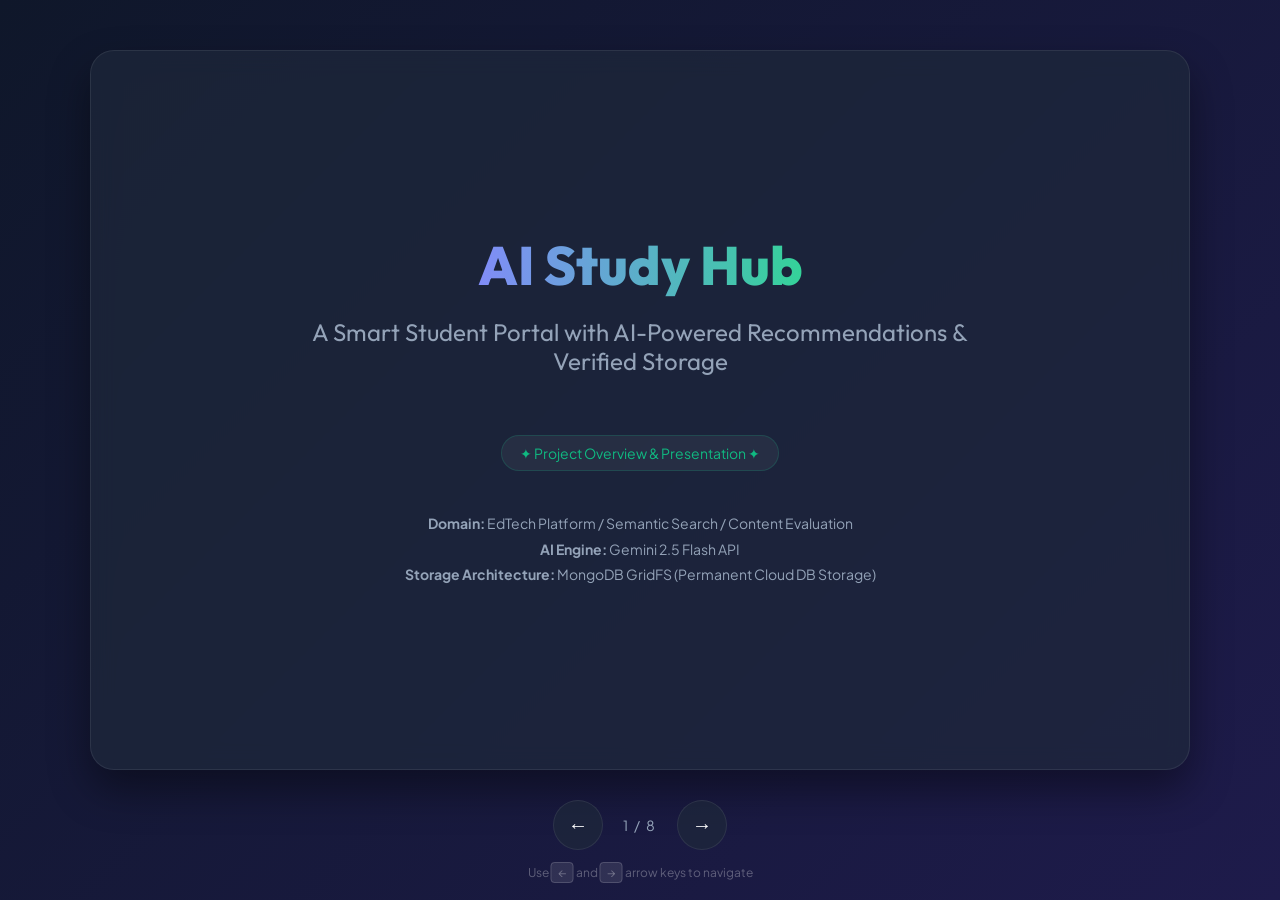
<file: presentation.html>
<!DOCTYPE html>
<html lang="en">
<head>
    <meta charset="UTF-8">
    <meta name="viewport" content="width=device-width, initial-scale=1.0">
    <title>AI Study Hub - Project Presentation</title>
    <!-- Google Fonts -->
    <link href="https://fonts.googleapis.com/css2?family=Outfit:wght@300;400;600;800&family=Plus+Jakarta+Sans:wght@300;400;600;700&display=swap" rel="stylesheet">
    <style>
        :root {
            --bg-gradient: linear-gradient(135deg, #0f172a 0%, #1e1b4b 100%);
            --primary: #6366f1;
            --primary-hover: #4f46e5;
            --accent: #10b981;
            --text-main: #f8fafc;
            --text-muted: #94a3b8;
            --card-bg: rgba(30, 41, 59, 0.7);
            --card-border: rgba(255, 255, 255, 0.08);
        }

        * {
            box-sizing: border-box;
            margin: 0;
            padding: 0;
        }

        body {
            font-family: 'Plus Jakarta Sans', sans-serif;
            background: var(--bg-gradient);
            color: var(--text-main);
            height: 100vh;
            overflow: hidden;
            display: flex;
            flex-direction: column;
            justify-content: center;
            align-items: center;
        }

        /* Presentation Container */
        .presentation-container {
            position: relative;
            width: 90%;
            max-width: 1100px;
            height: 80vh;
            display: flex;
            justify-content: center;
            align-items: center;
        }

        /* Slides */
        .slide {
            position: absolute;
            width: 100%;
            height: 100%;
            background: var(--card-bg);
            border: 1px solid var(--card-border);
            border-radius: 24px;
            padding: 50px;
            display: flex;
            flex-direction: column;
            justify-content: center;
            opacity: 0;
            transform: scale(0.95) translateY(20px);
            pointer-events: none;
            transition: all 0.6s cubic-bezier(0.16, 1, 0.3, 1);
            backdrop-filter: blur(12px);
            box-shadow: 0 20px 40px rgba(0, 0, 0, 0.4);
        }

        .slide.active {
            opacity: 1;
            transform: scale(1) translateY(0);
            pointer-events: auto;
            z-index: 10;
        }

        /* Slide Content Styling */
        h1, h2, h3 {
            font-family: 'Outfit', sans-serif;
            font-weight: 800;
            line-height: 1.2;
        }

        .title-slide {
            text-align: center;
            align-items: center;
        }

        .title-slide h1 {
            font-size: 54px;
            background: linear-gradient(to right, #818cf8, #34d399);
            -webkit-background-clip: text;
            -webkit-text-fill-color: transparent;
            margin-bottom: 20px;
        }

        .title-slide h3 {
            font-size: 24px;
            color: var(--text-muted);
            font-weight: 400;
            max-width: 700px;
            margin-bottom: 40px;
        }

        .slide-header {
            font-size: 36px;
            margin-bottom: 30px;
            border-bottom: 2px solid rgba(99, 102, 241, 0.2);
            padding-bottom: 15px;
            background: linear-gradient(to right, #fff, #94a3b8);
            -webkit-background-clip: text;
            -webkit-text-fill-color: transparent;
        }

        .grid-2 {
            display: grid;
            grid-template-columns: 1fr 1fr;
            gap: 40px;
            align-items: center;
        }

        .bullets {
            list-style: none;
        }

        .bullets li {
            font-size: 18px;
            margin-bottom: 18px;
            position: relative;
            padding-left: 30px;
            line-height: 1.5;
            color: #cbd5e1;
        }

        .bullets li::before {
            content: "✦";
            position: absolute;
            left: 0;
            color: var(--primary);
            font-size: 20px;
        }

        .highlight-box {
            background: rgba(99, 102, 241, 0.1);
            border-left: 4px solid var(--primary);
            padding: 20px;
            border-radius: 0 16px 16px 0;
            font-size: 16px;
            color: #cbd5e1;
            line-height: 1.6;
        }

        /* Tables */
        table {
            width: 100%;
            border-collapse: collapse;
            margin-top: 10px;
        }

        th {
            background: rgba(99, 102, 241, 0.2);
            color: #fff;
            font-weight: 600;
            text-align: left;
            padding: 14px;
            border-bottom: 2px solid rgba(255, 255, 255, 0.1);
        }

        td {
            padding: 14px;
            border-bottom: 1px solid rgba(255, 255, 255, 0.05);
            color: #cbd5e1;
            font-size: 16px;
        }

        tr:hover td {
            background: rgba(255, 255, 255, 0.02);
        }

        /* Flowchart / Diagram container */
        .diagram-container {
            display: flex;
            justify-content: center;
            align-items: center;
            height: 100%;
        }

        .step-list {
            display: flex;
            flex-direction: column;
            gap: 12px;
        }

        .step-item {
            background: rgba(255, 255, 255, 0.03);
            border: 1px solid rgba(255, 255, 255, 0.05);
            padding: 12px 20px;
            border-radius: 12px;
            display: flex;
            align-items: center;
            gap: 15px;
        }

        .step-number {
            background: var(--primary);
            color: white;
            width: 28px;
            height: 28px;
            border-radius: 50%;
            display: flex;
            align-items: center;
            justify-content: center;
            font-weight: bold;
            font-size: 14px;
        }

        /* Navigation Controls */
        .controls {
            display: flex;
            align-items: center;
            gap: 20px;
            margin-top: 30px;
            z-index: 20;
        }

        .btn-nav {
            background: var(--card-bg);
            border: 1px solid var(--card-border);
            color: white;
            width: 50px;
            height: 50px;
            border-radius: 50%;
            cursor: pointer;
            display: flex;
            justify-content: center;
            align-items: center;
            font-size: 20px;
            transition: all 0.3s ease;
        }

        .btn-nav:hover {
            background: var(--primary);
            border-color: var(--primary);
            transform: scale(1.1);
        }

        .btn-nav:active {
            transform: scale(0.95);
        }

        .progress-indicator {
            font-size: 14px;
            color: var(--text-muted);
            letter-spacing: 2px;
        }

        /* Keycaps info */
        .key-help {
            position: absolute;
            bottom: 20px;
            left: 50%;
            transform: translateX(-50%);
            font-size: 12px;
            color: rgba(255,255,255,0.3);
            display: flex;
            gap: 10px;
        }

        .key {
            background: rgba(255,255,255,0.1);
            padding: 2px 6px;
            border-radius: 4px;
            border: 1px solid rgba(255,255,255,0.15);
        }

        /* Presenter Name badge */
        .presenter-badge {
            margin-top: 20px;
            background: rgba(255, 255, 255, 0.05);
            padding: 8px 18px;
            border-radius: 30px;
            font-size: 14px;
            color: var(--accent);
            border: 1px solid rgba(16, 185, 129, 0.2);
        }
    </style>
</head>
<body>

    <div class="presentation-container">
        
        <!-- Slide 1: Title -->
        <div class="slide active title-slide">
            <h1>AI Study Hub</h1>
            <h3>A Smart Student Portal with AI-Powered Recommendations & Verified Storage</h3>
            <div class="presenter-badge">✦ Project Overview & Presentation ✦</div>
            <div style="margin-top: 40px; color: var(--text-muted); font-size: 14px; line-height: 1.8;">
                <p><b>Domain:</b> EdTech Platform / Semantic Search / Content Evaluation</p>
                <p><b>AI Engine:</b> Gemini 2.5 Flash API</p>
                <p><b>Storage Architecture:</b> MongoDB GridFS (Permanent Cloud DB Storage)</p>
            </div>
        </div>

        <!-- Slide 2: Problem Statement -->
        <div class="slide">
            <h2 class="slide-header">Problem Statement</h2>
            <div class="grid-2">
                <ul class="bullets">
                    <li><b>Quality Clutter:</b> Traditional portals list study materials chronologically without evaluating content quality, forcing students to read poor notes.</li>
                    <li><b>Subject Mismatching:</b> Students often upload files under incorrect subjects (e.g. Social Media Analytics notes under Deep Learning), cluttering search indexes.</li>
                    <li><b>File System Deletion:</b> Cloud hosting containers (like Railway/Render) wipe local directories on redeploy, causing uploaded files to go missing.</li>
                </ul>
                <div class="highlight-box">
                    <strong>The Objective:</strong> Build a smart repository that automatically parses PDFs, validates subject relevance, grades readability, highlights only the best notes, and preserves files permanently.
                </div>
            </div>
        </div>

        <!-- Slide 3: Key Features -->
        <div class="slide">
            <h2 class="slide-header">Key Platform Features</h2>
            <div class="grid-2">
                <ul class="bullets">
                    <li><b>⭐ Single "Best PDF" Constraint:</b> Automatically groups documents by subject and awards the "Best PDF" badge to exactly one highest-rated file.</li>
                    <li><b>🧠 Comparative AI Grading:</b> Newly uploaded files are checked in-memory against the existing best file to determine if they deserve the recommendation star.</li>
                    <li><b>🔐 OTP-verified Signup:</b> Ensures student authenticity using email OTP registration powered by Brevo API.</li>
                </ul>
                <ul class="bullets">
                    <li><b>🔍 TF-IDF Semantic Search:</b> Implements NLP search to return notes based on conceptual similarity.</li>
                    <li><b>📊 Dynamic Data Dashboard:</b> Offers visual analytics on upload counts, downloads, and branch distributions.</li>
                </ul>
            </div>
        </div>

        <!-- Slide 4: Technology Stack -->
        <div class="slide">
            <h2 class="slide-header">Technology Stack</h2>
            <table>
                <thead>
                    <tr>
                        <th>Architecture Layer</th>
                        <th>Technologies & Libraries</th>
                        <th>Functional Role</th>
                    </tr>
                </thead>
                <tbody>
                    <tr>
                        <td><b>Backend Service</b></td>
                        <td>Python 3, Flask, PyMongo</td>
                        <td>Application routing, API design, security sessions.</td>
                    </tr>
                    <tr>
                        <td><b>Database Cluster</b></td>
                        <td>MongoDB Atlas, GridFS</td>
                        <td>Permanent metadata storage & chunked PDF file persistence.</td>
                    </tr>
                    <tr>
                        <td><b>AI Integration</b></td>
                        <td>Google Gemini API (gemini-2.5-flash)</td>
                        <td>Syllabus alignment, readability grading, and comparative score generation.</td>
                    </tr>
                    <tr>
                        <td><b>PDF & Search Utilities</b></td>
                        <td>PyMuPDF (fitz), scikit-learn (Tfidf)</td>
                        <td>In-memory PDF parsing, text hashing, and search vectorization.</td>
                    </tr>
                    <tr>
                        <td><b>Frontend Portal</b></td>
                        <td>HTML5, Vanilla CSS3, Javascript, Chart.js</td>
                        <td>Responsive layout, interactive AJAX searches, visual charts.</td>
                    </tr>
                </tbody>
            </table>
        </div>

        <!-- Slide 5: Comparative AI Workflow -->
        <div class="slide">
            <h2 class="slide-header">Comparative AI Evaluation Workflow</h2>
            <div class="grid-2">
                <div class="step-list">
                    <div class="step-item">
                        <span class="step-number">1</span>
                        <span><b>File Upload:</b> User uploads a PDF file under a specific subject.</span>
                    </div>
                    <div class="step-item">
                        <span class="step-number">2</span>
                        <span><b>In-Memory Fetch:</b> Server fetches current best PDF and extracts its text.</span>
                    </div>
                    <div class="step-item">
                        <span class="step-number">3</span>
                        <span><b>Gemini Compare:</b> Gemini compares both texts on readability & syllabus relevance.</span>
                    </div>
                    <div class="step-item">
                        <span class="step-number">4</span>
                        <span><b>Score Allocation:</b> Better file gets a higher score; mismatched gets &lt; 30.</span>
                    </div>
                    <div class="step-item">
                        <span class="step-number">5</span>
                        <span><b>Star Shifting:</b> Badge automatically shifts to the new document if it scores higher.</span>
                    </div>
                </div>
                <div class="highlight-box">
                    <strong>Self-Healing Rule:</strong> If the Gemini API fails or no key is present, the server uses a keyword-based heuristic check to grade document relevance and assign score increments.
                </div>
            </div>
        </div>

        <!-- Slide 6: Database Architecture & GridFS -->
        <div class="slide">
            <h2 class="slide-header">Database & GridFS Storage Architecture</h2>
            <div class="grid-2">
                <ul class="bullets">
                    <li><b>Permanent Cloud Storage:</b> Unlike local files, GridFS splits PDF binaries into small chunks and stores them in the remote database (MongoDB Atlas).</li>
                    <li><b>Container Independence:</b> Cloud redeployments wipe local directories, but GridFS is never wiped. Files are streamed live on demand.</li>
                    <li><b>`fs.files` & `fs.chunks`:</b> Split documents into chunks of 255KB each, ensuring fast uploads and memory-efficient downloads.</li>
                </ul>
                <div class="highlight-box" style="border-color: var(--accent);">
                    <strong>Zero-Downtime Reliability:</strong> Previews, admin previews, downloads, and deletion APIs are all integrated with GridFS and support smooth local disk fallbacks for legacy files.
                </div>
            </div>
        </div>

        <!-- Slide 7: UI & Dashboard Showcase -->
        <div class="slide">
            <h2 class="slide-header">User Interface & UX Highlights</h2>
            <div class="grid-2">
                <ul class="bullets">
                    <li><b>📊 Dynamic Stats:</b> Chart.js charts render visual pie and bar distributions of study notes across various branches (CSE, IT, ECE, EEE).</li>
                    <li><b>⭐ Interactive Star Badges:</b> "⭐ Best PDF" badges render inline on search results, trending lists, and dashboard recommendations.</li>
                    <li><b>📱 Responsive Dark Theme:</b> Sleek glassmorphism and tailwind-free vanilla CSS styling optimized for mobile and desktop screens.</li>
                </ul>
                <div class="highlight-box">
                    <strong>No Cache Lag:</strong> Search filters and page actions run asynchronously using JS Fetch AJAX API, ensuring smooth transitions without full-page reloads.
                </div>
            </div>
        </div>

        <!-- Slide 8: Future Scope -->
        <div class="slide">
            <h2 class="slide-header">Conclusion & Future Enhancements</h2>
            <div class="grid-2">
                <ul class="bullets">
                    <li><b>Collaborative Reading:</b> Introduce online collaborative annotations and peer review notes.</li>
                    <li><b>Auto-Summaries:</b> Leverage Gemini AI to auto-generate quick summary bullet points and flashcards for every note uploaded.</li>
                    <li><b>Audio Summaries:</b> Generate text-to-speech audio recaps of the notes so students can listen on the go.</li>
                </ul>
                <div class="highlight-box" style="border-color: var(--primary);">
                    <strong>Summary:</strong> AI Study Hub successfully merges AI analysis, NLP semantic search, and secure cloud GridFS storage into a single, high-performing educational repository.
                </div>
            </div>
        </div>

    </div>

    <!-- Navigation controls -->
    <div class="controls">
        <button class="btn-nav" id="btnPrev">&larr;</button>
        <span class="progress-indicator" id="progress">1 / 8</span>
        <button class="btn-nav" id="btnNext">&rarr;</button>
    </div>

    <div class="key-help">
        <span>Use <span class="key">&larr;</span> and <span class="key">&rarr;</span> arrow keys to navigate</span>
    </div>

    <script>
        const slides = document.querySelectorAll('.slide');
        const btnPrev = document.getElementById('btnPrev');
        const btnNext = document.getElementById('btnNext');
        const progress = document.getElementById('progress');
        
        let currentSlide = 0;
        const totalSlides = slides.length;

        function updateSlides() {
            slides.forEach((slide, index) => {
                if (index === currentSlide) {
                    slide.classList.add('active');
                } else {
                    slide.classList.remove('active');
                }
            });
            progress.innerText = `${currentSlide + 1} / ${totalSlides}`;
        }

        function nextSlide() {
            if (currentSlide < totalSlides - 1) {
                currentSlide++;
                updateSlides();
            }
        }

        function prevSlide() {
            if (currentSlide > 0) {
                currentSlide--;
                updateSlides();
            }
        }

        btnNext.addEventListener('click', nextSlide);
        btnPrev.addEventListener('click', prevSlide);

        // Keyboard Navigation
        document.addEventListener('keydown', (e) => {
            if (e.key === 'ArrowRight') {
                nextSlide();
            } else if (e.key === 'ArrowLeft') {
                prevSlide();
            }
        });
    </script>
</body>
</html>
</file>
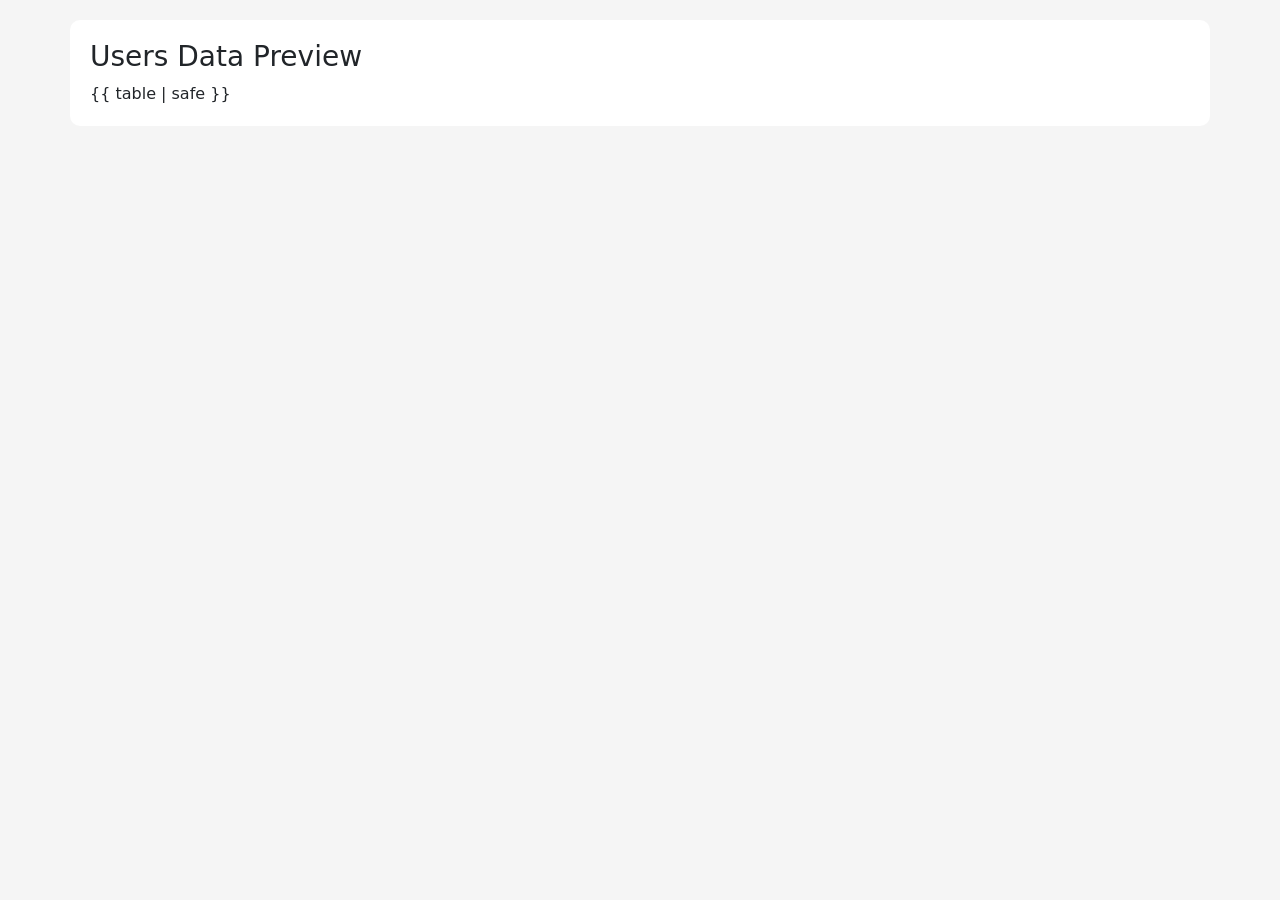
<file: templates/excel_preview.html>
<!DOCTYPE html>
<html>
<head>
    <title>Users Preview</title>
    <link href="https://cdn.jsdelivr.net/npm/bootstrap@5.3.0/dist/css/bootstrap.min.css" rel="stylesheet">
    <style>
        body {
            padding: 20px;
            background: #f5f5f5;
        }
        .container {
            background: white;
            padding: 20px;
            border-radius: 10px;
        }
    </style>
</head>
<body>

<div class="container">
    <h3>Users Data Preview</h3>
    {{ table | safe }}
</div>

</body>
</html>
</file>
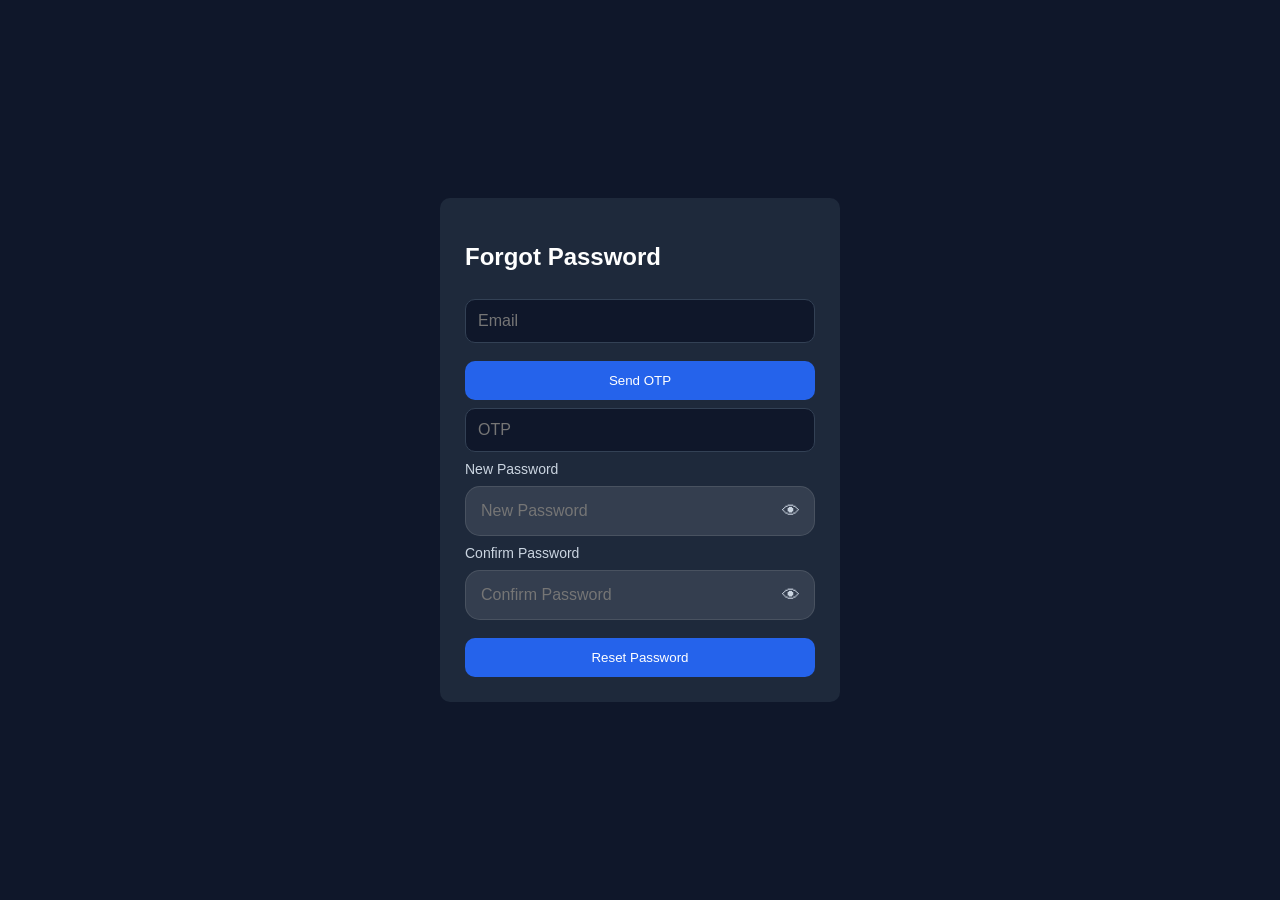
<file: templates/forgot_password.html>
<!doctype html>
<html>
  <head>
    <meta name="viewport" content="width=device-width, initial-scale=1.0">
    <title>Forgot Password</title>

    <style>
    body {
    margin: 0;
    font-family: Arial, sans-serif;
    background: #0f172a;
    display: flex;
    justify-content: center;
    align-items: center;
    height: 100vh;
    overflow: hidden;   /* Prevent scrolling */
}

     .box {
    width: min(90%, 400px);
    padding: 25px;
    background: #1e293b;
    border-radius: 10px;
    color: white;
}
  

     input {
  width: 100%;
  padding: 12px;
  margin: 8px 0;
  border-radius: 10px;
  border: 1px solid #334155;
  background: #0f172a;
  color: white;
  outline: none;
  font-size: 16px;
}
label {
  color: #cbd5e1;
  font-size: 14px;
}

     button {
  width: 100%;
  padding: 12px;
  background: #2563eb;
  color: white;
  border: none;
  cursor: pointer;
  border-radius: 10px;
  margin-top: 10px;
}

button:hover {
  background: #1d4ed8;
}
      * {
  box-sizing: border-box;
}

.password-field {
  position: relative;
  width: 100%;
}

.password-field input {
  width: 100%;
  display: block;
  padding: 15px 45px 15px 15px;
  border-radius: 15px;
  border: 1px solid rgba(255,255,255,0.1);
  background: rgba(255,255,255,0.1);
  color: white;
  outline: none;
  box-sizing: border-box; /* IMPORTANT */
}

.eye {
  position: absolute;
  right: 15px;
  top: 50%;
  transform: translateY(-50%);
  cursor: pointer;
  color: #cbd5e1;
  font-size: 18px;
}
html {
    width: 100%;
    height: 100%;
    overflow: hidden;
}
    </style>
  </head>

  <body>
    <div class="box">
      <h2>Forgot Password</h2>

      <input type="email" id="email" placeholder="Email" />

      <button onclick="sendOTP()">Send OTP</button>

      <input type="text" id="otp" placeholder="OTP" />

      <div class="input-box">
        <label>New Password</label>

        <div class="password-field">
          <input
            type="password"
            id="password"
            placeholder="New Password"
            required
          />

          <span class="eye" onclick="togglePassword('password')">👁</span>
        </div>
      </div>

      <div class="input-box">
        <label>Confirm Password</label>

        <div class="password-field">
          <input
            type="password"
            id="confirm"
            placeholder="Confirm Password"
            required
          />

          <span class="eye" onclick="togglePassword('confirm')">👁</span>
        </div>
      </div>

      <button onclick="resetPassword()">Reset Password</button>
    </div>

    <script>
      function sendOTP() {
        fetch("/api/send-reset-otp", {
          method: "POST",

          headers: {
            "Content-Type": "application/json",
          },

          body: JSON.stringify({
            email: document.getElementById("email").value,
          }),
        })
          .then((r) => r.json())

          .then((data) => alert(data.message || data.error));
      }

      function resetPassword() {
        let p = document.getElementById("password").value;

        let c = document.getElementById("confirm").value;

        if (p != c) {
          alert("Passwords do not match");

          return;
        }

        fetch("/api/reset-password", {
          method: "POST",

          headers: {
            "Content-Type": "application/json",
          },

          body: JSON.stringify({
            email: document.getElementById("email").value,

            otp: document.getElementById("otp").value,

            password: p,
          }),
        })
          .then((r) => r.json())

          .then((data) => {
            alert(data.message || data.error);

            if (data.success) {
              window.location = "/login";
            }
          });
      }
  function togglePassword(id) {
    const input = document.getElementById(id);
    if (!input) return;

    input.type = (input.type === "password") ? "text" : "password";
  }
    </script>
  </body>
</html>
</file>
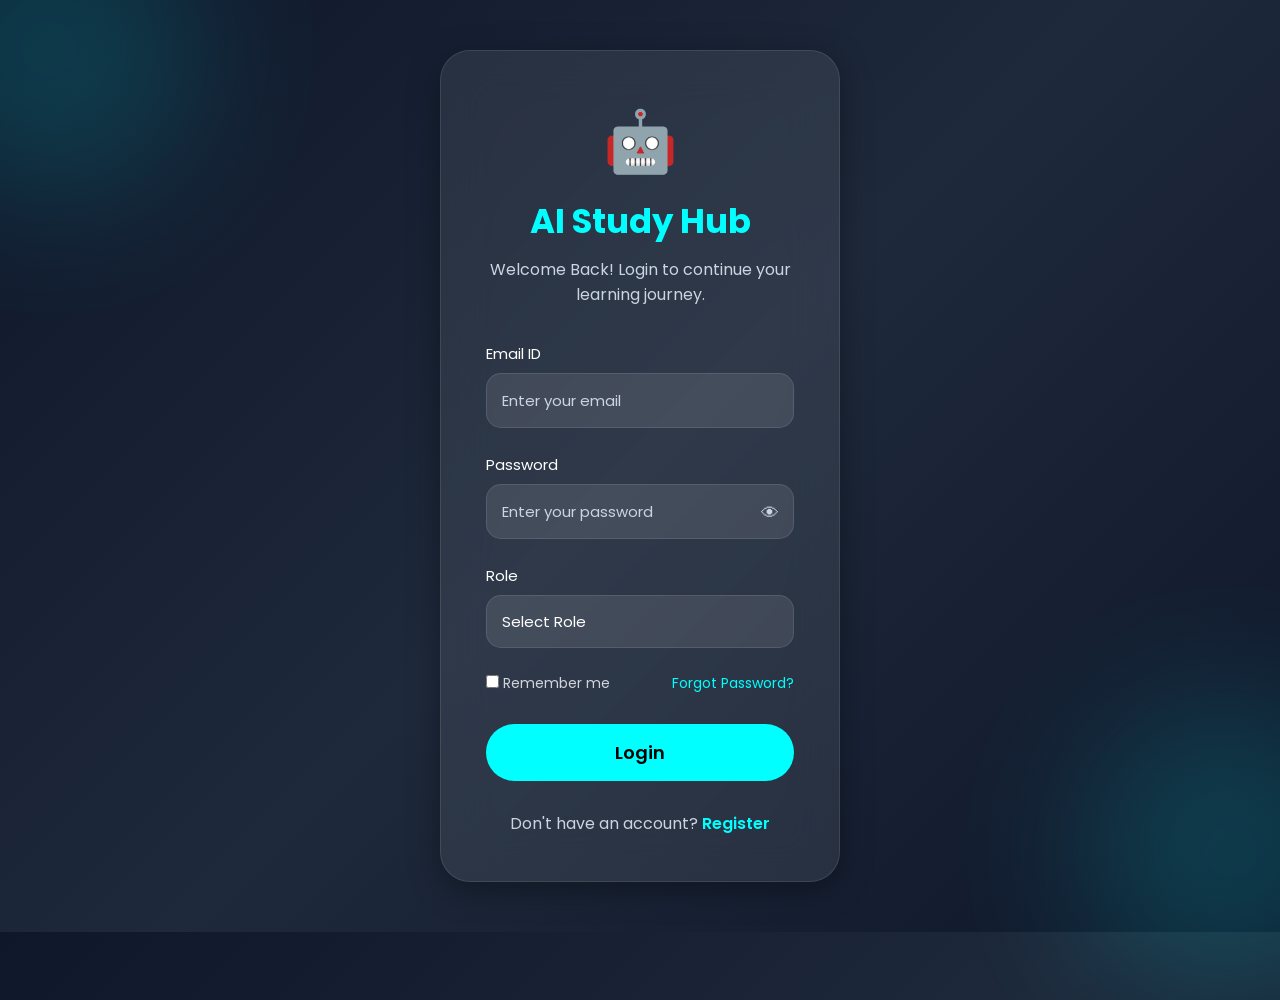
<file: templates/login.html>
<!DOCTYPE html>
<html lang="en">
<head>
    <meta charset="UTF-8">
    <meta name="viewport" content="width=device-width, initial-scale=1.0">
    <title>AI Study Hub | Login</title>
    <link rel="preconnect" href="https://fonts.googleapis.com">
    <link href="https://fonts.googleapis.com/css2?family=Poppins:wght@300;400;500;600;700&display=swap"
        rel="stylesheet">
<style>
*{
    margin:0;
    padding:0;
    box-sizing:border-box;
    font-family:'Poppins',sans-serif;
}
body{
min-height:100vh;
display:flex;
justify-content:center;
align-items:flex-start;
padding:50px 0;
background:linear-gradient(
135deg,
#0f172a,
#1e293b,
#0f172a);
overflow-y:auto;
overflow-x:hidden;
}
/* Floating Circles */
body::before{
content:"";
position:absolute;
width:300px;
height:300px;
border-radius:50%;
background:#00ffff;
top:-100px;
left:-100px;
opacity:.15;
filter:blur(70px);
}
body::after{
content:"";
position:absolute;
width:300px;
height:300px;
border-radius:50%;
background:#00ffff;
bottom:-100px;
right:-100px;
opacity:.15;
filter:blur(70px);
}
.container{
width:400px;
position:relative;
z-index:2;
}
.card{
background:rgba(255,255,255,0.08);
border:1px solid rgba(255,255,255,0.1);
backdrop-filter:blur(25px);
padding:45px;
border-radius:30px;
box-shadow:
0 8px 32px rgba(0,0,0,0.35);
}
.logo{
font-size:60px;
text-align:center;
margin-bottom:10px;
}
.card h1{
text-align:center;
color:#00ffff;
font-size:34px;
margin-bottom:10px;
}
.card p{
text-align:center;
color:#cbd5e1;
margin-bottom:35px;
}
.input-box{
margin-bottom:25px;
}
.input-box label{
display:block;
margin-bottom:8px;
color:#ffffff;
font-size:15px;
}
.input-box input{
width:100%;
padding:15px;
border:none;
outline:none;
border-radius:15px;
background:rgba(255,255,255,0.1);
color:white;
font-size:15px;
border:1px solid rgba(255,255,255,0.1);
transition:.3s;
}
.input-box select{
width:100%;
padding:15px;
border:none;
outline:none;
border-radius:15px;
background:rgba(255,255,255,0.1);
color:white;
font-size:15px;
border:1px solid rgba(255,255,255,0.1);
transition:.3s;
appearance:none;
}
.input-box select:focus{
border:1px solid #00ffff;
box-shadow:0 0 15px #00ffff55;
}
.input-box select option{
background:#1e293b;
color:white;
}
.input-box input:focus{

border:1px solid #00ffff;

box-shadow:0 0 15px #00ffff55;
}
.input-box input::placeholder{
color:#cbd5e1;
}
.options{

display:flex;

justify-content:space-between;

align-items:center;

font-size:14px;

margin-bottom:30px;

color:#d1d5db;

}



.options a{

text-decoration:none;

color:#00ffff;

}



.options a:hover{

text-decoration:underline;

}



.login-btn{

width:100%;

padding:15px;

border:none;

border-radius:40px;

background:#00ffff;

color:#000;

font-size:18px;

font-weight:600;

cursor:pointer;

transition:.3s;
}
.login-btn:hover{
transform:translateY(-5px);
box-shadow:0 0 25px #00ffff;
}
.register{
text-align:center;
margin-top:30px;
color:#cbd5e1;
}
.register a{
color:#00ffff;
text-decoration:none;
font-weight:600;
}
.register a:hover{
text-decoration:underline;
}
.password-field {
  position: relative;
}

.password-field input {
  width: 100%;
  padding-right: 40px;
}

.eye {
  position: absolute;
  right: 15px;
  top: 50%;
  transform: translateY(-50%);
  cursor: pointer;
  user-select: none;
  color: #cbd5e1;
  font-size: 18px;
}
@media(max-width:450px){
.container{
width:90%;
}
.card{
padding:30px;
}
}
</style>
</head>
<body>
<div class="container">
<div class="card">
<div class="logo">
🤖
</div>
<h1>
AI Study Hub
</h1>
<p>
Welcome Back!
Login to continue your learning journey.
</p>
<form id="loginForm">
<div class="input-box">
<label>
Email ID
</label>
<input
type="email"
id="email"
placeholder="Enter your email"
required>
</div>
<div class="input-box">
  <label>Password</label>

  <div class="password-field">
    <input type="password" id="password" placeholder="Enter your password" required>

    <span class="eye" onclick="togglePassword('password')">👁</span>
  </div>
</div>
<div class="input-box">
<label>
Role
</label>

<select id="role" required>

<option value="">Select Role</option>

<option value="admin">Admin</option>

<option value="user">User</option>

</select>

</div>


<div class="options">

<label>

<input type="checkbox">

Remember me

</label>


<a href="/forgot-password">Forgot Password?</a>



</a>

</div>
<button type="submit"
class="login-btn">
Login
</button>
<div class="register">

Don't have an account?

<a href="/register">

Register
</a>

</div>



</form>


</div>


</div>


<script>
document.getElementById('loginForm').addEventListener('submit', function(e) {
    e.preventDefault();

    const email = document.getElementById('email').value;
    const password = document.getElementById('password').value;
    const role = document.getElementById('role').value;

    if (!role) {
        alert('Please select a role');
        return;
    }

    fetch('/api/login', {
        method: 'POST',
        headers: {
            'Content-Type': 'application/json'
        },
        body: JSON.stringify({
            email,
            password,
            role
        })
    })
    .then(res => res.json())
    .then(data => {
        if (data.success) {

            if (role === "admin") {
                window.location.href = '/admin-dashboard';
            } else {
                window.location.href = '/dashboard';
            }
        } else {
            alert('❌ ' + data.error);
        }
    })
    .catch(err => {
        console.error(err);
        alert('❌ An error occurred during login. Please try again.');
    });
});
function togglePassword(id) {
    const input = document.getElementById(id);

    if (!input) return;

    if (input.type === "password") {
        input.type = "text";
    } else {
        input.type = "password";
    }
}
</script>
</body>

</html>
</file>
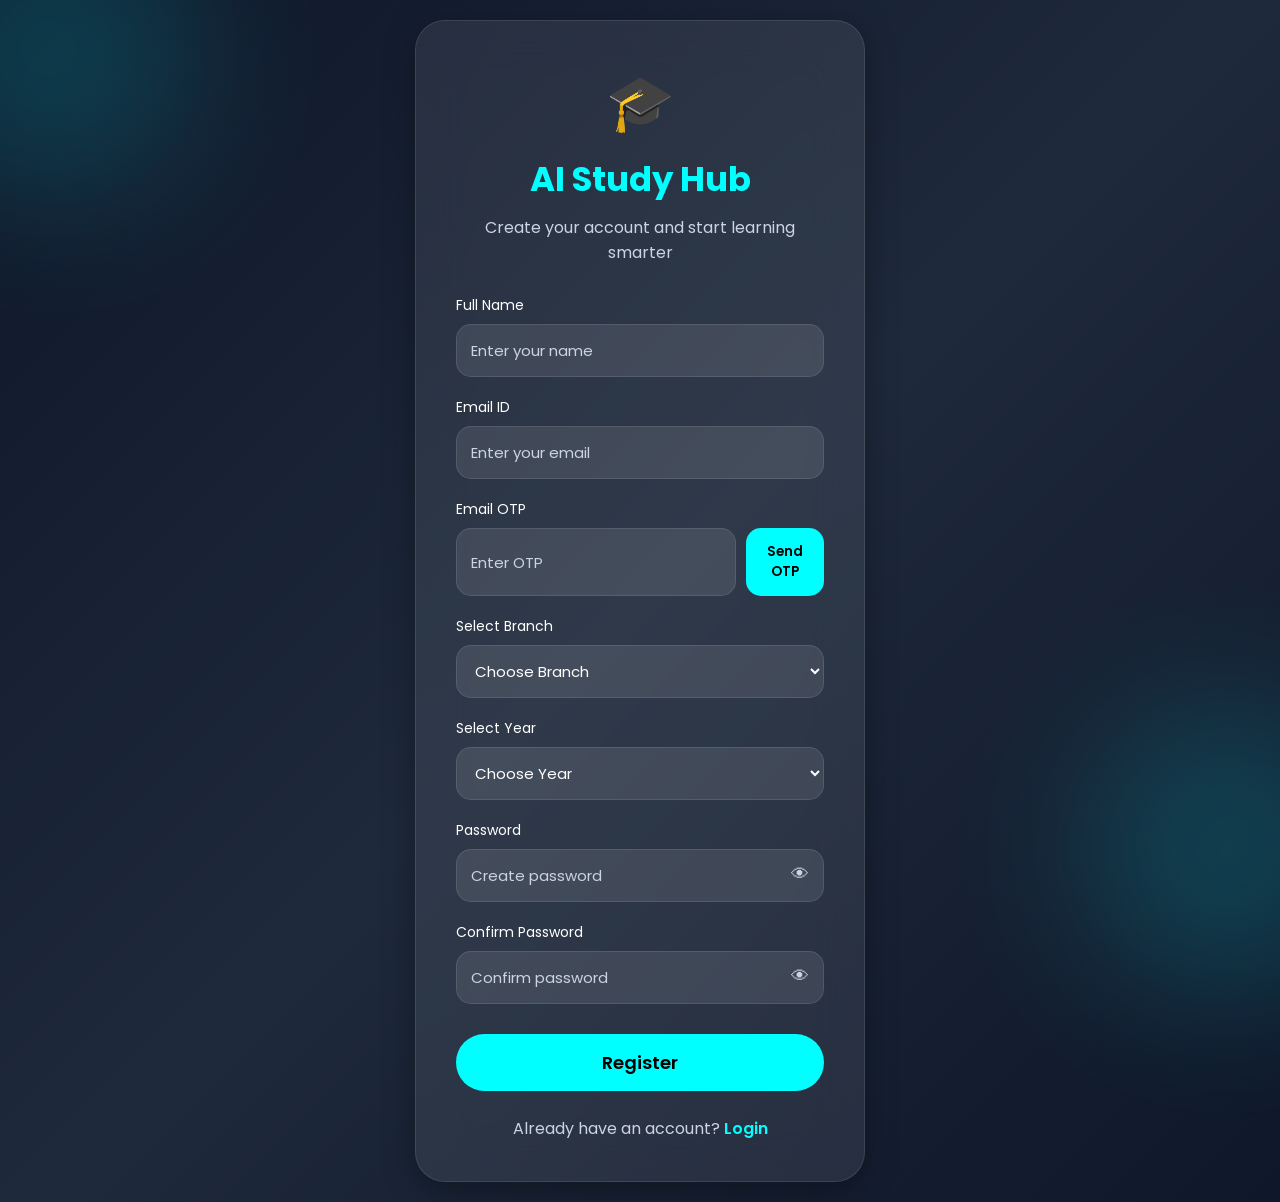
<file: templates/register.html>
<!DOCTYPE html>
<html lang="en">

<head>
<meta charset="UTF-8">
<meta name="viewport" content="width=device-width, initial-scale=1.0">
<title>AI Study Hub | Register</title>

<link rel="preconnect" href="https://fonts.googleapis.com">
<link href="https://fonts.googleapis.com/css2?family=Poppins:wght@300;400;500;600;700&display=swap" rel="stylesheet">

<style>

*{
margin:0;
padding:0;
box-sizing:border-box;
font-family:'Poppins',sans-serif;
}

body{
min-height:100vh;
display:flex;
justify-content:center;
align-items:center;
background:linear-gradient(135deg,#0f172a,#1e293b,#0f172a);
padding:20px;
}

body::before{
content:"";
position:absolute;
width:300px;
height:300px;
background:#00ffff;
border-radius:50%;
top:-100px;
left:-100px;
opacity:.15;
filter:blur(70px);
}

body::after{
content:"";
position:absolute;
width:300px;
height:300px;
background:#00ffff;
border-radius:50%;
bottom:-100px;
right:-100px;
opacity:.15;
filter:blur(70px);
}

.container{
width:450px;
position:relative;
z-index:2;
}

.card{
background:rgba(255,255,255,0.08);
border:1px solid rgba(255,255,255,0.1);
backdrop-filter:blur(25px);
padding:40px;
border-radius:30px;
box-shadow:0 8px 32px rgba(0,0,0,0.35);
}

.logo{
font-size:55px;
text-align:center;
margin-bottom:10px;
}

.card h1{
text-align:center;
color:#00ffff;
font-size:34px;
margin-bottom:10px;
}

.card p{
text-align:center;
color:#cbd5e1;
margin-bottom:30px;
}

.input-box{
margin-bottom:20px;
}

.input-box label{
display:block;
margin-bottom:8px;
color:white;
font-size:14px;
}

.input-box input,
.input-box select{
width:100%;
padding:14px;
border:none;
outline:none;
border-radius:15px;
background:rgba(255,255,255,0.1);
border:1px solid rgba(255,255,255,0.1);
color:white;
font-size:15px;
}

.input-box input::placeholder{
color:#cbd5e1;
}

.input-box select option{
background:#1e293b;
color:white;
}

.otp-row{
display:flex;
gap:10px;
}

.send-otp-btn{
padding:14px;
border:none;
border-radius:15px;
background:#00ffff;
font-weight:600;
cursor:pointer;
}

.register-btn{
width:100%;
padding:15px;
border:none;
border-radius:40px;
background:#00ffff;
color:#000;
font-size:18px;
font-weight:600;
cursor:pointer;
margin-top:10px;
}

.register-btn:hover{
box-shadow:0 0 25px #00ffff;
}

.login{
text-align:center;
margin-top:25px;
color:#cbd5e1;
}

.login a{
text-decoration:none;
color:#00ffff;
font-weight:600;
}
.input-box {
  position: relative;
}

.eye {
  position: absolute;
  right: 15px;
  top: 40px;
  cursor: pointer;
  user-select: none;
  color: #cbd5e1;
  font-size: 18px;
}

@media(max-width:500px){
.container{
width:100%;
}
.card{
padding:25px;
}
.otp-row{
flex-direction:column;
}
}

</style>
</head>

<body>

<div class="container">

<div class="card">

<div class="logo">🎓</div>

<h1>AI Study Hub</h1>

<p>Create your account and start learning smarter</p>

<form id="registerForm">

<div class="input-box">
<label>Full Name</label>
<input type="text" id="name" placeholder="Enter your name" required>
</div>

<div class="input-box">
<label>Email ID</label>
<input type="email"
           id="email"
           placeholder="Enter your email"
           onchange="checkEmail()"
           required>
</div>
<div id="requestAccessBox" style="display:none; margin-bottom:20px;">
    <button
        type="button"
        class="send-otp-btn"
        onclick="requestAccess()"
        style="width:100%;">
        Request Access
    </button>
</div>

<div class="input-box">
<label>Email OTP</label>

<div class="otp-row">

<input
type="text"
id="otp"
placeholder="Enter OTP"
required>

<button
    type="button"
    id="sendOtpBtn"
    class="send-otp-btn"
    onclick="sendOTP()">
    Send OTP
</button>

</div>

</div>

<div class="input-box">
<label>Select Branch</label>

<select id="branch" required>
<option value="">Choose Branch</option>
<option>CSE</option>
<option>CSE-AI</option>
<option>CSE-DS</option>
<option>IT</option>
<option>ECE</option>
<option>EEE</option>
<option>MECH</option>
<option>CIVIL</option>
</select>

</div>

<div class="input-box">
<label>Select Year</label>

<select id="year" required>
<option value="">Choose Year</option>
<option>1st Year</option>
<option>2nd Year</option>
<option>3rd Year</option>
<option>4th Year</option>
</select>

</div>

<div class="input-box">
    <label>Password</label>
<input type="password" id="password" placeholder="Create password" required>
<span class="eye" onclick="togglePassword('password')">👁</span>
</div>

<div class="input-box">
<label>Confirm Password</label>
<input type="password" id="confirmPassword" placeholder="Confirm password" required>
<span class="eye" onclick="togglePassword('confirmPassword')">👁</span>
</div>

<button type="submit" class="register-btn">
Register
</button>

<div class="login">
Already have an account?
<a href="/login">Login</a>
</div>

</form>

</div>

</div>

<script>
let otpSent = false;

function sendOTP(){
    const email = document.getElementById("email").value;
    if(email === ""){
        alert("Please enter your email first.");
        return;
    }

 const sendBtn = document.getElementById("sendOtpBtn");
    sendBtn.disabled = true;
    sendBtn.innerText = "Sending...";

    fetch('/api/send-otp', {
        method: 'POST',
        headers: {
            'Content-Type': 'application/json'
        },
        body: JSON.stringify({ email: email })
    })
    .then(res => res.json())
    .then(data => {
        sendBtn.disabled = false;
        sendBtn.innerText = "Send OTP";
        if (data.success) {
            otpSent = true;
            alert("✅ " + data.message);
        } else {
            alert("❌ " + data.error);
        }
    })
    .catch(err => {
        sendBtn.disabled = false;
        sendBtn.innerText = "Send OTP";
        console.error(err);
        alert("❌ Failed to request OTP. Please try again.");
    });
}
let popupShown = false;

function checkEmail() {

    const email = document.getElementById("email").value.trim().toLowerCase();
    const box = document.getElementById("requestAccessBox");
    const otpBtn = document.getElementById("sendOtpBtn");

    const emailPattern = /^[^\s@]+@[^\s@]+\.[^\s@]+$/;

    if (!emailPattern.test(email)) {
        box.style.display = "none";
        otpBtn.disabled = false;
        popupShown = false;
        return;
    }

    fetch("/api/check-access", {
        method: "POST",
        headers: {
            "Content-Type": "application/json"
        },
        body: JSON.stringify({ email })
    })
    .then(res => res.json())
    .then(data => {

        if (data.approved) {

            box.style.display = "none";
            otpBtn.disabled = false;
            otpBtn.style.opacity = "1";
            popupShown = false;

        } else {

            box.style.display = "block";
            otpBtn.disabled = true;
            otpBtn.style.opacity = "0.5";

            if (!popupShown) {
                alert("⚠️ This application is primarily for Sasi Institute users.\n\nIf you are using a Gmail or another email address, please click 'Request Access'.");
                popupShown = true;
            }
        }

    });
}

function requestAccess() {
    const email = document.getElementById("email").value.trim();

    if (email === "") {
        alert("Please enter your email first.");
        return;
    }

    fetch("/api/request-access", {
        method: "POST",
        headers: {
            "Content-Type": "application/json"
        },
        body: JSON.stringify({ email: email })
    })
    .then(res => res.json())
    .then(data => {
        if (data.success) {
            alert("✅ " + data.message);
        } else {
            alert("❌ " + data.error);
        }
    })
    .catch(() => {
        alert("❌ Failed to submit request.");
    });
}
document.getElementById("registerForm").addEventListener("submit", function(e){
    e.preventDefault();

    const name = document.getElementById("name").value;
    const email = document.getElementById("email").value;
    const branch = document.getElementById("branch").value;
    const year = document.getElementById("year").value;
    const password = document.getElementById("password").value;
    const confirmPassword = document.getElementById("confirmPassword").value;
    const otp = document.getElementById("otp").value;

    if(password !== confirmPassword){
        alert("Passwords do not match!");
        return;
    }

    if(!otpSent){
        alert("Please send OTP first.");
        return;
    }

    fetch('/api/register', {
        method: 'POST',
        headers: {
            'Content-Type': 'application/json'
        },
        body: JSON.stringify({ name, email, branch, year, password, otp })
    })
    .then(res => res.json())
    .then(data => {
        if (data.success) {
            alert("✅ Registration Successful! Please log in.");
            window.location.href = "/login";
        } else {
            alert("❌ " + data.error);
        }
    })
    .catch(err => {
        console.error(err);
        alert("❌ Registration failed. Please try again.");
    });
});
function togglePassword(id) {
    const input = document.getElementById(id);

    if (!input) return;

    if (input.type === "password") {
        input.type = "text";
    } else {
        input.type = "password";
    }
}
</script>

</body>
</html>
</file>
